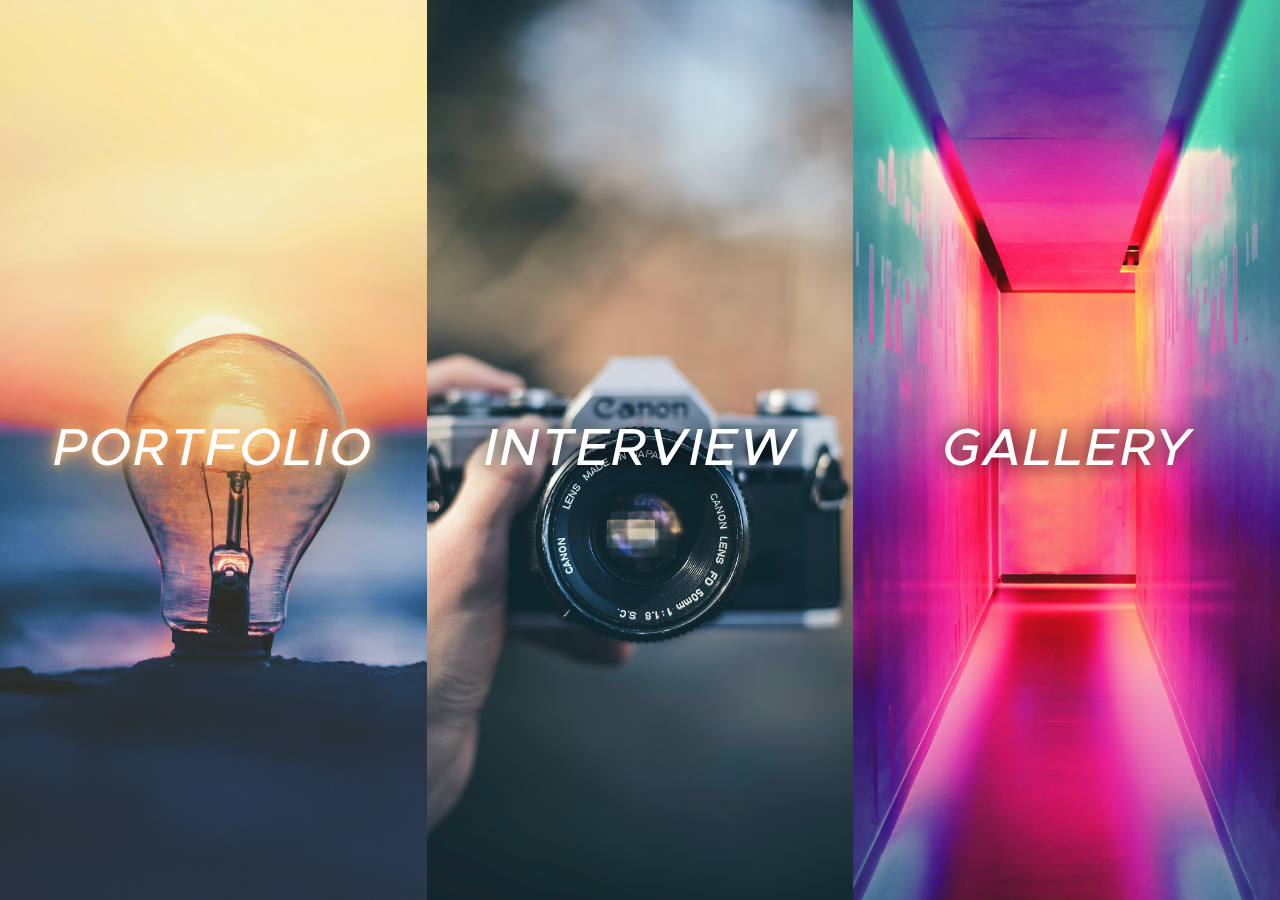
<file: index.html>
<!DOCTYPE html>
<html lang="ko">
<head>
  <meta charset="UTF-8">
  <meta http-equiv="X-UA-Compatible" content="IE=edge">
  <meta name="viewport" content="width=device-width, initial-scale=1.0">
  <link rel="stylesheet" href="./css/reset.css">
  <link rel="stylesheet" href="./css/font.css">
  <link rel="stylesheet" href="./css/main.css">
  <link rel="stylesheet" href="./css/content.css">
  <link rel="stylesheet" href="./css/responsive.css">
  <title>Landing Page</title>
</head>
<body>
  <div class="wrap-all">
    <div class="menu-wrap">
      <section class="menu menu-1">
        <div class="menu-frame">
          <h2 class="menu-title">PORTFOLIO</h2>
        </div>
      </section>
      <section class="menu menu-2">
        <div class="menu-frame">
          <h2 class="menu-title">INTERVIEW</h2>
        </div>
      </section>
      <section class="menu menu-3">
        <div class="menu-frame">
          <h2 class="menu-title">GALLERY</h2>
        </div>
      </section>
    </div>

    <div class="content-wrap">
      <section class="content">
        <div class="con-border">
          <div class="con-top">
            <h2 class="con-title pf-title">PORTFOLIO</h2>
            <button class="back-btn" type="button">BACK</button>
          </div>
          <div class="con-btm">
            <div class="slider">

              <article class="slider-item pf-item">
                <div class="pf-left">
                  <div class="pf-thumbnail">
                    <h3>LANDING PAGE</h3>
                    <a href="index.html"><img src="./portfolio/pf_assets/landing_assets/img/main-page.jpg" alt="pf_1 image"></a>
                    <p>▲ 이미지 클릭시 페이지 이동</p>
                  </div>
                  <div class="pf-sum">
                    <h4>SUMMARY</h4>
                    <p>
                      대부분의 현시대 웹은 오로지 웹 표준 단 하나만을 고수하며 사용자로 하여금
                      아무런 인상과 감정도 느낄수없게 제작되고 있습니다. 그리하여 저의 첫 작품은
                      훗날 사용자에게 편리성은 물론 즐거움까지 선사하는 웹 개발자가 되고자 부족한
                      실력이지만 상황에 필요한 기술을 배워가며 기획하고 제작하였습니다.
                    </p>
                    <p>P.S. 컨셉 태그 세로드립.</p>
                  </div>
                </div>
                <div class="pf-right"> 
                  <div class="pf-concept">
                    <h4>CONCEPT</h4>
                    <p>#Dynamic</p>
                    <p>#Interactive</p>
                    <p>#Entertainment</p>
                  </div>
                  <div class="pf-structure">
                    <h4>STRUCTURE</h4>
                    <img src="./portfolio/pf_assets/landing_assets/img/landing-structure.png" alt="structure-image">
                  </div>
                  <div class="pf-document">
                    <h4>DOCUMENT</h4>
                    <a href="./portfolio/pf_assets/landing_assets/pdf/pf1_code-design.pdf" target="blank"><img src="./img/pdf-icon.png" alt="pdf-image"></a>
                  </div>
                </div>
              </article>


              <article class="slider-item pf-item">
                <div class="pf-left">
                  <div class="pf-thumbnail">
                    <h3>ELPIS JEWELRY</h3>
                    <a href="./portfolio/pf_elpis/index.html"><img src="./portfolio/pf_assets/elpis_assets/elpis.png" alt="pf_2 image"></a>
                    <p>▲ 이미지 클릭시 페이지 이동</p>
                  </div>
                  <div class="pf-sum">
                    <h4>SUMMARY</h4>
                    <p>
                      웹개발 시장에 수요가 상당히 높은 React.js 로 진행된 프로젝트입니다.
                      일반 html 과는 다르게 React 프레임워크의 짜여진 틀 안에서 작업을 진행하여
                      상당한 진입장벽을 느꼈지만 후반부에 들어 component의 활용이 익숙해지며
                      왜 React가 유지보수에 강점을 가지는지 이해하게 되었습니다.
                    </p>
                  </div>
                </div>
                <div class="pf-right"> 
                  <div class="pf-concept">
                    <h4>CONCEPT</h4>
                    <p>#Modern</p>
                    <p>#Luxurious</p>
                  </div>
                  <div class="pf-structure">
                    <h4>STRUCTURE</h4>
                    <img src="./portfolio/pf_assets/elpis_assets/elpis-structure.png" alt="structure-image">
                  </div>
                  <div class="pf-document">
                    <h4>DOCUMENT</h4>
                    <a href="./portfolio/pf_assets/landing_assets/pdf/pf1_code-design.pdf" target="blank"><img src="./img/pdf-icon.png" alt="pdf-image"></a>
                  </div>
                </div>
              </article>


              <article class="slider-item pf-item">
                <div class="pf-left">
                  <div class="pf-thumbnail">
                    <h3>PLANETARIUM</h3>
                    <a href="./portfolio/pf_planetarium/index.html"><img src="./portfolio/pf_assets/planetarium_assets/planetarium.png" alt="pf_1 image"></a>
                    <p>▲ 이미지 클릭시 페이지 이동</p>
                  </div>
                  <div class="pf-sum">
                    <h4>SUMMARY</h4>
                    <p>
                      웹상에 다양한 재미 요소를 주기위해 THREE.js 를 학습하여
                      상호작용할수있는 3D 모델을 웹 페이지에 랜더링하였습니다.
                    </p>
                  </div>
                </div>
                <div class="pf-right"> 
                  <div class="pf-concept">
                    <h4>CONCEPT</h4>
                    <p>#Web 3D</p>
                    <p>#Interactive</p>
                    <p>#Entertainment</p>
                  </div>
                  <div class="pf-structure">
                    <h4>STRUCTURE</h4>
                    <img src="./portfolio/pf_assets/planetarium_assets/planetarium-structure.png" alt="structure-image">
                  </div>
                  <div class="pf-document">
                    <h4>DOCUMENT</h4>
                    <a href="./portfolio/pf_assets/planetarium_assets/planetarium-design.pdf" target="blank"><img src="./img/pdf-icon.png" alt="pdf-image"></a>
                  </div>
                </div>
              </article>

            </div>
            <div class="slider-control">
              <button class="slider-button prev-btn"><img src="./img/left-arrow.png" alt="Left"></button>
              <div class="slider-counter"></div>
              <button class="slider-button next-btn"><img src="./img/right-arrow.png" alt="Right"></button>
            </div>
          </div>
        </div>
      </section>

      <section class="content">
        <div class="con-border">
          <div class="con-top">
            <h2 class="con-title int-title">INTERVIEW</h2>
            <button class="back-btn" type="button">BACK</button>
          </div>
          <div class="con-btm">
            <div class="monitor">
              <canvas id="canvas"></canvas>
            </div>
            <div class="user-box"></div>
          </div>
        </div>
      </section>

      <section class="content">
        <div class="con-border">
          <div class="con-top">
            <h2 class="con-title gal-title">GALLERY</h2>
            <button class="back-btn" type="button">BACK</button>
          </div>
          <div class="con-btm">
            <div class="slider">
              <article class="slider-item gal-item"><img src="./img/gallery/primo.jpg" alt="primo"></article>
              <article class="slider-item gal-item"><iframe class="youtube" width="560" height="315" src="https://www.youtube.com/embed/qW8akKRYYfU" title="YouTube video player" frameborder="0" allow="accelerometer; autoplay; clipboard-write; encrypted-media; gyroscope; picture-in-picture" allowfullscreen></iframe></article>
              <article class="slider-item gal-item"><iframe class="youtube" width="560" height="315" src="https://www.youtube.com/embed/FR48bf668Fc" title="YouTube video player" frameborder="0" allow="accelerometer; autoplay; clipboard-write; encrypted-media; gyroscope; picture-in-picture" allowfullscreen></iframe></article>
            </div>

            <div class="slider-control">
              <button class="slider-button prev-btn"><img src="./img/left-arrow.png" alt="Left"></button>
              <div class="slider-counter"></div>
              <button class="slider-button next-btn"><img src="./img/right-arrow.png" alt="Right"></button>
            </div>
          </div>
        </div>
      </section>
    </div>
  </div>



  <script type="text/javascript" src="./javaScript/main.js"></script>
  <script type="text/javascript" src="./javaScript/content.js"></script>
</body>
</html>
</file>
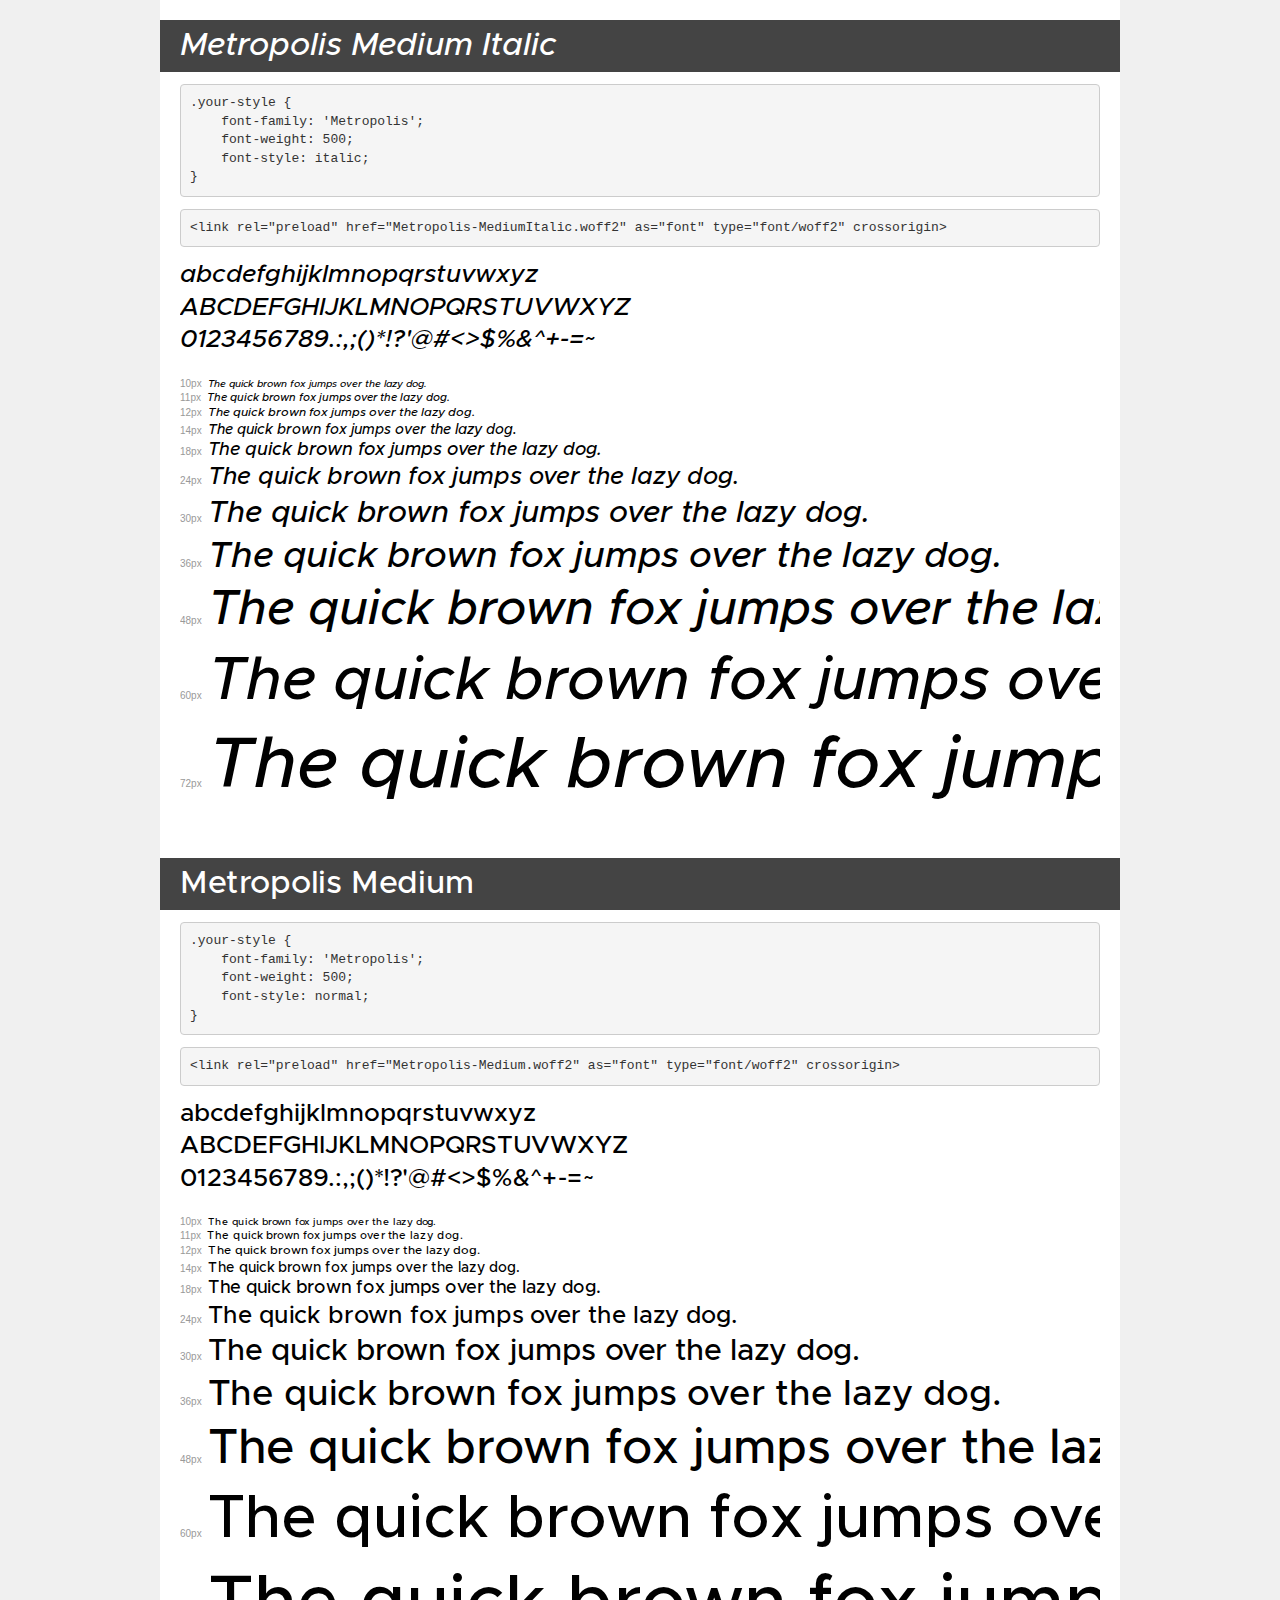
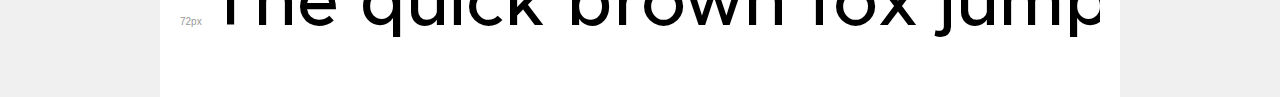
<file: font/Metropolis/demo.html>
<!DOCTYPE html>
<html lang="en">
<head>
    <meta charset="utf-8">
    <meta http-equiv="X-UA-Compatible" content="IE=edge">
    <meta name="viewport" content="width=device-width, initial-scale=1">
    <meta name="robots" content="noindex, noarchive">
    <meta name="format-detection" content="telephone=no">
    <title>Transfonter demo</title>
    <link href="stylesheet.css" rel="stylesheet">
    <style>
        /*
        http://meyerweb.com/eric/tools/css/reset/
        v2.0 | 20110126
        License: none (public domain)
        */
        html, body, div, span, applet, object, iframe,
        h1, h2, h3, h4, h5, h6, p, blockquote, pre,
        a, abbr, acronym, address, big, cite, code,
        del, dfn, em, img, ins, kbd, q, s, samp,
        small, strike, strong, sub, sup, tt, var,
        b, u, i, center,
        dl, dt, dd, ol, ul, li,
        fieldset, form, label, legend,
        table, caption, tbody, tfoot, thead, tr, th, td,
        article, aside, canvas, details, embed,
        figure, figcaption, footer, header, hgroup,
        menu, nav, output, ruby, section, summary,
        time, mark, audio, video {
            margin: 0;
            padding: 0;
            border: 0;
            font-size: 100%;
            font: inherit;
            vertical-align: baseline;
        }
        /* HTML5 display-role reset for older browsers */
        article, aside, details, figcaption, figure,
        footer, header, hgroup, menu, nav, section {
            display: block;
        }
        body {
            line-height: 1;
        }
        ol, ul {
            list-style: none;
        }
        blockquote, q {
            quotes: none;
        }
        blockquote:before, blockquote:after,
        q:before, q:after {
            content: '';
            content: none;
        }
        table {
            border-collapse: collapse;
            border-spacing: 0;
        }
        /* demo styles */
        body {
            background: #f0f0f0;
            color: #000;
        }
        .page {
            background: #fff;
            width: 920px;
            margin: 0 auto;
            padding: 20px 20px 0 20px;
            overflow: hidden;
        }
        .font-container {
            overflow-x: auto;
            overflow-y: hidden;
            margin-bottom: 40px;
            line-height: 1.3;
            white-space: nowrap;
            padding-bottom: 5px;
        }
        h1 {
            position: relative;
            background: #444;
            font-size: 32px;
            color: #fff;
            padding: 10px 20px;
            margin: 0 -20px 12px -20px;
        }
        .letters {
            font-size: 25px;
            margin-bottom: 20px;
        }
        .s10:before {
            content: '10px';
        }
        .s11:before {
            content: '11px';
        }
        .s12:before {
            content: '12px';
        }
        .s14:before {
            content: '14px';
        }
        .s18:before {
            content: '18px';
        }
        .s24:before {
            content: '24px';
        }
        .s30:before {
            content: '30px';
        }
        .s36:before {
            content: '36px';
        }
        .s48:before {
            content: '48px';
        }
        .s60:before {
            content: '60px';
        }
        .s72:before {
            content: '72px';
        }
        .s10:before, .s11:before, .s12:before, .s14:before,
        .s18:before, .s24:before, .s30:before, .s36:before,
        .s48:before, .s60:before, .s72:before {
            font-family: Arial, sans-serif;
            font-size: 10px;
            font-weight: normal;
            font-style: normal;
            color: #999;
            padding-right: 6px;
        }
        pre {
            display: block;
            padding: 9px;
            margin: 0 0 12px;
            font-family: Monaco, Menlo, Consolas, "Courier New", monospace;
            font-size: 13px;
            line-height: 1.428571429;
            color: #333;
            font-weight: normal;
            font-style: normal;
            background-color: #f5f5f5;
            border: 1px solid #ccc;
            overflow-x: auto;
            border-radius: 4px;
        }
        /* responsive */
        @media (max-width: 959px) {
            .page {
                width: auto;
                margin: 0;
            }
        }
    </style>
</head>
<body>
<div class="page">
    <div class="demo">
        <h1 style="font-family: 'Metropolis'; font-weight: 500; font-style: italic;">Metropolis Medium Italic</h1>
        <pre title="Usage">.your-style {
    font-family: 'Metropolis';
    font-weight: 500;
    font-style: italic;
}</pre>
        <pre title="Preload (optional)">
&lt;link rel=&quot;preload&quot; href=&quot;Metropolis-MediumItalic.woff2&quot; as=&quot;font&quot; type=&quot;font/woff2&quot; crossorigin&gt;</pre>
        <div class="font-container" style="font-family: 'Metropolis'; font-weight: 500; font-style: italic;">
            <p class="letters">
                abcdefghijklmnopqrstuvwxyz<br>
ABCDEFGHIJKLMNOPQRSTUVWXYZ<br>
                0123456789.:,;()*!?'@#&lt;&gt;$%&^+-=~
            </p>
            <p class="s10" style="font-size: 10px;">The quick brown fox jumps over the lazy dog.</p>
            <p class="s11" style="font-size: 11px;">The quick brown fox jumps over the lazy dog.</p>
            <p class="s12" style="font-size: 12px;">The quick brown fox jumps over the lazy dog.</p>
            <p class="s14" style="font-size: 14px;">The quick brown fox jumps over the lazy dog.</p>
            <p class="s18" style="font-size: 18px;">The quick brown fox jumps over the lazy dog.</p>
            <p class="s24" style="font-size: 24px;">The quick brown fox jumps over the lazy dog.</p>
            <p class="s30" style="font-size: 30px;">The quick brown fox jumps over the lazy dog.</p>
            <p class="s36" style="font-size: 36px;">The quick brown fox jumps over the lazy dog.</p>
            <p class="s48" style="font-size: 48px;">The quick brown fox jumps over the lazy dog.</p>
            <p class="s60" style="font-size: 60px;">The quick brown fox jumps over the lazy dog.</p>
            <p class="s72" style="font-size: 72px;">The quick brown fox jumps over the lazy dog.</p>
        </div>
    </div>

    <div class="demo">
        <h1 style="font-family: 'Metropolis'; font-weight: 500; font-style: normal;">Metropolis Medium</h1>
        <pre title="Usage">.your-style {
    font-family: 'Metropolis';
    font-weight: 500;
    font-style: normal;
}</pre>
        <pre title="Preload (optional)">
&lt;link rel=&quot;preload&quot; href=&quot;Metropolis-Medium.woff2&quot; as=&quot;font&quot; type=&quot;font/woff2&quot; crossorigin&gt;</pre>
        <div class="font-container" style="font-family: 'Metropolis'; font-weight: 500; font-style: normal;">
            <p class="letters">
                abcdefghijklmnopqrstuvwxyz<br>
ABCDEFGHIJKLMNOPQRSTUVWXYZ<br>
                0123456789.:,;()*!?'@#&lt;&gt;$%&^+-=~
            </p>
            <p class="s10" style="font-size: 10px;">The quick brown fox jumps over the lazy dog.</p>
            <p class="s11" style="font-size: 11px;">The quick brown fox jumps over the lazy dog.</p>
            <p class="s12" style="font-size: 12px;">The quick brown fox jumps over the lazy dog.</p>
            <p class="s14" style="font-size: 14px;">The quick brown fox jumps over the lazy dog.</p>
            <p class="s18" style="font-size: 18px;">The quick brown fox jumps over the lazy dog.</p>
            <p class="s24" style="font-size: 24px;">The quick brown fox jumps over the lazy dog.</p>
            <p class="s30" style="font-size: 30px;">The quick brown fox jumps over the lazy dog.</p>
            <p class="s36" style="font-size: 36px;">The quick brown fox jumps over the lazy dog.</p>
            <p class="s48" style="font-size: 48px;">The quick brown fox jumps over the lazy dog.</p>
            <p class="s60" style="font-size: 60px;">The quick brown fox jumps over the lazy dog.</p>
            <p class="s72" style="font-size: 72px;">The quick brown fox jumps over the lazy dog.</p>
        </div>
    </div>

</div>
</body>
</html>
</file>
<file: css/font.css>
@font-face {
  font-family: "MetroItalic";
  src:
    local("※"),
    url("../font/Metropolis/Metropolis-MediumItalic.woff2") format("woff2"),
    url("../font/Metropolis/Metropolis-MediumItalic.woff") format("woff");
}

@font-face {
  font-family: "Metropolis";
  src:
    local("※"),
    url("../font/Metropolis/Metropolis-Medium.woff2") format("woff2"),
    url("../font/Metropolis/Metropolis-Medium.woff") format("woff");
}

@font-face {
  font-family: "pixel";
  src:
    local("※"),
    url("../font/DungGeunMo/DungGeunMo.woff2") format("woff2"),
    url("../font/DungGeunMo/DungGeunMo.woff") format("woff");
}

@font-face {
  font-family: "Pretendard";
  src:
    local("※"),
    url("../font/pretendard/Pretendard-Regular.woff") format("woff2"),
    url("../font/pretendard/Pretendard-Regular.woff2") format("woff");
}
</file>
<file: css/main.css>
@charset "utf-8";

body {
  background-color: #e6e6e6;
}
.wrap-all {
  width: 100vw;
  height: 100vh;
  overflow: hidden;
}
.menu-wrap {
  width: 100%;
  height: 100%;
  display: flex;
}
.menu-1 {
  background: url("../img/portfolio.jpg");
}
.menu-2 {
  background: url("../img/interview.jpg");
}
.menu-3 {
  background: url("../img/gallery.jpg");
}
.menu {
  width: 100%;
  background-position: center;
  background-size: cover;
  flex: 1;
  display: flex;
  justify-content: center;
  align-items: center;
  overflow: hidden;
  position: relative;
}

.menu-frame {
  position: relative;
  width: 100%;
  height: 100%;
  display: flex;
  justify-content: center;
  align-items: center;
}

.menu-title {
  font-family: MetroItalic, sans-serif;
  line-height: 90px;
  font-size: 72px;
  letter-spacing: 2px;
  color: white;
  text-shadow: 0 0 20px black;
  transition: all 0.3s;
  z-index: 5;
  cursor: pointer;
}

.menu-1:hover .menu-title {
  text-shadow:
    0 0 10px #ffbb73,
    0 0 20px #ffbb73,
    0 0 40px #ffbb73,
    0 0 80px #ffbb73,
    0 0 120px #ffbb73,
    0 0 130px black;
}
.menu-2:hover .menu-title {
  text-shadow:
    0 0 10px #73b7ff,
    0 0 20px #73b7ff,
    0 0 40px #73b7ff,
    0 0 80px #73b7ff,
    0 0 120px #73b7ff,
    0 0 130px black;
}
.menu-3:hover .menu-title {
  text-shadow:
    0 0 10px #73ffbb,
    0 0 20px #73ffbb,
    0 0 40px #73ffbb,
    0 0 80px #73ffbb,
    0 0 120px #73ffbb,
    0 0 130px black;
}

/********   P A R T I C L E   *********/

.particle-container {
  position: absolute;
  width: 100%;
  height: 100%;
}

.particle {
  position: absolute;
  top: 0;
  border-radius: 50%;
  background: rgba(255, 234, 171, 0.4);
  box-shadow:
    0 0 10px rgba(255, 234, 171, 1),
    0 0 20px rgba(255, 234, 171, 1),
    0 0 40px rgba(255, 234, 171, 1),
    0 0 60px rgba(255, 234, 171, 1),
    0 0 0 3px rgba(255, 234, 171, 0.1);
  animation: animate-particle 5s ease-in-out infinite;
}

@keyframes animate-particle {
  0% {
    transform: translateY(calc(100vh + 200px));
  }

  100% {
    transform: translateY(-200px);
  }
}

.particle:nth-child(5n + 1) {
  animation: particle-1 5s ease-in-out infinite;
}
.particle:nth-child(5n + 2) {
  animation: particle-2 5s ease-in-out infinite;
}
.particle:nth-child(5n + 3) {
  animation: particle-3 5s ease-in-out infinite;
}
.particle:nth-child(5n + 4) {
  animation: particle-4 5s ease-in-out infinite;
}
.particle:nth-child(5n + 5) {
  animation: particle-5 5s ease-in-out infinite;
}

@keyframes particle-1 {
  0% {
    opacity: 0;
    transform: translateY(calc(100vh + 200px));
  }
  10%,
  20% {
    opacity: 1;
  }
  30% {
    opacity: 0;
  }
  30%,
  40% {
    opacity: 1;
  }
  50% {
    opacity: 0;
  }
  60%,
  70% {
    opacity: 1;
  }
  80% {
    opacity: 0;
  }
  100% {
    opacity: 1;
    transform: translateY(-200px) translateX(100px);
  }
}

@keyframes particle-2 {
  0% {
    transform: translateY(calc(100vh + 200px));
  }
  20% {
    opacity: 0;
  }
  30%,
  40% {
    opacity: 1;
  }
  50% {
    opacity: 0;
  }
  60% {
    opacity: 1;
  }
  100% {
    transform: translateY(-200px) translateX(-100px);
  }
}

@keyframes particle-3 {
  0% {
    opacity: 0;
    transform: translateY(calc(100vh + 200px));
  }
  10% {
    opacity: 1;
  }
  20% {
    opacity: 0;
  }
  30%,
  60% {
    opacity: 1;
  }
  70% {
    opacity: 0;
  }
  80%,
  100% {
    opacity: 1;
    transform: translateY(-200px) translateX(200px);
  }
}

@keyframes particle-4 {
  0% {
    transform: translateY(calc(100vh + 200px));
  }
  30% {
    opacity: 0;
  }
  40% {
    opacity: 1;
  }
  100% {
    transform: translateY(-200px) translateX(300px);
  }
}

@keyframes particle-5 {
  0% {
    transform: translateY(calc(100vh + 200px));
  }
  20% {
    opacity: 0;
  }
  30% {
    opacity: 1;
  }
  40% {
    opacity: 0;
  }
  50% {
    opacity: 1;
  }
  100% {
    transform: translateY(-200px) translateX(400px);
  }
}

/******      I N T E R V I E W      ******/

.shutter {
  position: absolute;
  width: 100%;
  height: 100%;
  background: #e6e6e6;
  animation: animation-shutter 0.3s ease-in-out;
}

@keyframes animation-shutter {
  0% {
    opacity: 0;
  }
  100% {
    opacity: 1;
  }
}

.picture {
  position: absolute;
  width: 100%;
  height: 100%;
  background: url("../img/hope.jpg");
  background-size: cover;
  background-position: center 20%;
  animation: animation-picture 0.5s ease-in-out;
  display: none;
}

@keyframes animation-picture {
  0% {
    opacity: 0;
  }
  100% {
    opacity: 1;
  }
}

/******       G A L L E R Y      ******/

.rain-container {
  position: absolute;
  width: 100%;
  height: 100%;
}

.rain-drop {
  position: absolute;
  top: 0;
  height: 150px;
  background: linear-gradient(transparent, #fff);
  border-bottom-left-radius: 5px;
  border-bottom-right-radius: 5px;
  filter: blur(2px);
  animation: animate-rain 5s linear infinite;
}

.rain-drop:nth-child(3n + 1) {
  background: linear-gradient(transparent, #fbf46d, #b4fe98, #77e4d4);
}
.rain-drop:nth-child(3n + 2) {
  background: linear-gradient(transparent, #b4fe98, #77e4d4, #fbf46d);
}
.rain-drop:nth-child(3n + 3) {
  background: linear-gradient(transparent, #77e4d4, #fbf46d, #b4fe98);
}

@keyframes animate-rain {
  0% {
    transform: translateY(-200px);
  }
  100% {
    transform: translateY(calc(100vh + 200px));
  }
}

.menu-hover {
  font-size: 82px;
}

.menu-click {
  font-size: 180px;
  transition: 1.7s ease-in-out;
}

.expand {
  flex: 100%;
  transition: 1s ease-in-out;
  background-repeat: no-repeat;
}

.fade-out {
  animation: fadeOut ease 1.5s;
  -webkit-animation: fadeOut ease 1.5s;
  -moz-animation: fadeOut ease 1.5s;
  -o-animation: fadeOut ease 1.5s;
  -ms-animation: fadeOut ease 1.5s;
}
@keyframes fadeOut {
  0% {
    opacity: 1;
  }
  100% {
    opacity: 0;
  }
}

@-moz-keyframes fadeOut {
  0% {
    opacity: 1;
  }
  100% {
    opacity: 0;
  }
}

@-webkit-keyframes fadeOut {
  0% {
    opacity: 1;
  }
  100% {
    opacity: 0;
  }
}

@-o-keyframes fadeOut {
  0% {
    opacity: 1;
  }
  100% {
    opacity: 0;
  }
}

@-ms-keyframes fadeOut {
  0% {
    opacity: 1;
  }
  100% {
    opacity: 0;
  }
}
</file>
<file: css/content.css>
@charset "utf-8";

/************************     C O N T E N T  S E C T I O N     ************************/

.content-wrap {
  width: 100%;
  height: 100%;
}

.content {
  width: 100%;
  height: 100%;
  display: none;
  justify-content: center;
  align-items: center;
  background-image: url("../img/main-page-blur.jpg");
  background-size: cover;
}

.con-border {
  width: 1200px;
  height: 90%;
}

/************************     C O N T E N T  T O P     ************************/

.con-top {
  width: 100%;
  height: 70px;
  display: flex;
  justify-content: space-between;
  align-items: center;
}

.con-title {
  font-family: Metropolis, sans-serif;
  font-size: 72px;
  color: white;
}

.back-btn {
  position: relative;
  font-family: Metropolis, sans-serif;
  font-size: 32px;
  color: white;
  height: 50px;
  width: 130px;
  padding-top: 5px;
  border: none;
  border-radius: 30px;
  background: linear-gradient(to right, #fe03b4, #ee0202);
  overflow: hidden;
  cursor: pointer;
}

.back-btn:before {
  content: "";
  position: absolute;
  height: 100px;
  width: 30px;
  background: #f3f3f3;
  box-shadow: 0 0 10px #fff;
  filter: blur(1px);
  opacity: 0.9;
  top: -30px;
  transition: 0.5s;
  transform: rotate(-20deg) translateX(-60px);
}

.back-btn:hover:before {
  transform: rotate(-20deg) translate(140px, 70px);
}

/************************     C O N T E N T  B O T T O M     ************************/

.con-btm {
  width: 100%;
  height: 90%;
  position: relative;
  overflow: hidden;
}

/************************     P O R T F O L I O     ************************/

.pf-title {
  text-shadow:
    0 0 10px #ffd5a9,
    0 0 30px #ffd5a9,
    0 0 40px black;
}

.pf-item {
  font-family: "Metropolis", sans-serif;
  width: 100%;
  height: 100%;
  display: flex;
  justify-content: space-evenly;
}

.pf-left {
  width: 60%;
  height: 100%;
  display: flex;
  flex-direction: column;
  margin-top: 50px;
}

.pf-thumbnail > h3 {
  color: #202020;
  font-size: 44px;
  height: 10%;
}

.pf-thumbnail img {
  object-fit: contain;
  width: 100%;
  height: 90%;
}

.pf-thumbnail > p {
  font-family: "Pretendard", sans-serif;
  font-size: 16px;
  font-weight: bold;
}

.pf-sum {
  width: 100%;
  display: flex;
  flex-direction: column;
  margin-top: 60px;
}

.pf-sum > h4 {
  font-size: 34px;
  color: #202020;
}

.pf-sum > p {
  font-family: "Pretendard", sans-serif;
  font-size: 16.5px;
  line-height: 28px;
  margin-top: 10px;
  word-break: break-word;
}

.pf-right {
  width: 25%;
  height: 100%;
  display: flex;
  flex-direction: column;
  margin-top: 100px;
}

.pf-right h4 {
  font-size: 34px;
  font-weight: bold;
  letter-spacing: 1px;
  color: #202020;
  border-bottom: 3px solid #202020;
}

.pf-concept {
  height: 25%;
  display: flex;
  flex-direction: column;
  align-items: center;
}

.pf-concept > p {
  font-size: 24px;
  letter-spacing: 0.5px;
  color: #202020;
  margin-top: 15px;
}

.pf-structure {
  height: 25%;
  display: flex;
  flex-direction: column;
  align-items: center;
  margin-top: 10px;
}

.pf-structure > img {
  width: 300px;
  margin-top: 12px;
}

.pf-document {
  height: 25%;
  display: flex;
  flex-direction: column;
  align-items: center;
  margin-top: 10px;
}

.pf-document a > img {
  width: 86px;
  margin-top: 12px;
}

/**************************       I N T E R V I E W        **********************/

.int-title {
  text-shadow:
    0 0 10px #91c6ff,
    0 0 30px #91c6ff,
    0 0 40px black;
}

.monitor {
  position: relative;
  height: 74%;
  width: 100%;
  background: url("../img/myroom-gif.gif") no-repeat center top;
  background-size: 1200px 600px;
  display: flex;
  justify-content: center;
}

.character-box {
  width: 600px;
  height: 160px;
  background: url("../img/character-box.png") no-repeat;
  background-size: 100% 160px;
  display: flex;
  justify-content: center;
  align-items: center;
  flex-direction: column;
  margin-top: 50px;
  margin-left: 100px;
}

.character-text {
  font-family: pixel, sans-serif;
  font-size: 26px;
  font-weight: bold;
  position: relative;
  width: 95%;
  text-align: center;
  padding: 3px;
}

.character-text::before,
.character-text::after {
  content: "";
  position: absolute;
  top: 0;
  right: 0;
  bottom: 0;
  left: 0;
}

.character-text::before {
  background: #f0d9ff;
  animation: typewriter 1.5s ease forwards;
}

@keyframes typewriter {
  to {
    left: 100%;
  }
}

#canvas {
  position: absolute;
  top: 10%;
  left: 45%;
  z-index: 10;
}

.user-box {
  height: 25%;
  width: 100%;
  background: url("../img/user-box.png") no-repeat center center;
  background-size: 100% 196px;
  display: flex;
  flex-wrap: wrap;
  justify-content: space-evenly;
  align-items: center;
  margin-top: 5px;
}

.user-text {
  width: 15%;
  border: 15px solid black;
  border-image: url("../img/border-image.png") 33% round;
  font-family: pixel, sans-serif;
  font-size: 30px;
  font-weight: bold;
  cursor: pointer;
  text-align: center;
}

.user-text:hover {
  border-image: url("../img/border-image2.png") 33% round;
}

/**************************       G A L L E R Y        *************************/

.gal-title {
  text-shadow:
    0 0 10px #b4ffdb,
    0 0 30px #b4ffdb,
    0 0 40px black;
}

.gal-item {
  display: flex;
  justify-content: center;
  align-items: center;
}

.gal-item > img {
  object-fit: cover;
  width: 100%;
  height: 100%;
  pointer-events: none;
}

.youtube {
  width: 90%;
  height: 100%;
}

/**************************       S L I D E R        *************************/

.slider {
  height: 100%;
  display: flex;
  justify-content: center;
}

.slider-item {
  height: 100%;
}

.slider-control {
  display: none;
}

.slider-control img {
  width: 35px;
  height: 100px;
}

.next-btn,
.prev-btn {
  position: absolute;
  width: 55px;
  height: 100%;
  border: none;
  padding: 0;
  background-color: rgba(200, 200, 200, 0.2);
  top: 0;
}

.prev-btn {
  left: 0;
}

.next-btn {
  right: 0;
}

.slider-counter {
  position: absolute;
  top: 20px;
  left: 0;
  right: 0;
  margin: auto;
  width: 55px;
  height: 26px;
  font-size: 18px;
  border-radius: 25px;
  color: white;
  text-shadow: 0 0 5px black;
  background-color: rgba(100, 100, 100, 0.2);
  text-align: center;
  line-height: 23px;
}

.slider-in {
  animation: fadeIn ease 0.5s;
  -webkit-animation: fadeIn ease 0.5s;
  -moz-animation: fadeIn ease 0.5s;
  -o-animation: fadeIn ease 0.5s;
  -ms-animation: fadeIn ease 0.5s;
}
@keyframes fadeIn {
  0% {
    opacity: 1;
  }
  100% {
    opacity: 0;
  }
}

.slider-out {
  animation: fadeOut ease 0.5s;
  -webkit-animation: fadeOut ease 0.5s;
  -moz-animation: fadeOut ease 0.5s;
  -o-animation: fadeOut ease 0.5s;
  -ms-animation: fadeOut ease 0.5s;
}
@keyframes fadeOut {
  0% {
    opacity: 1;
  }
  100% {
    opacity: 0;
  }
}

.black-out {
  background: rgb(30, 30, 30);
}
.hide {
  display: none;
}
.show {
  display: block;
}
.flex {
  display: flex;
}

.fade-in {
  animation: fadeIn ease 1.5s;
  -webkit-animation: fadeIn ease 1.5s;
  -moz-animation: fadeIn ease 1.5s;
  -o-animation: fadeIn ease 1.5s;
  -ms-animation: fadeIn ease 1.5s;
}
@keyframes fadeIn {
  0% {
    opacity: 0;
  }
  100% {
    opacity: 1;
  }
}

@-moz-keyframes fadeIn {
  0% {
    opacity: 0;
  }
  100% {
    opacity: 1;
  }
}

@-webkit-keyframes fadeIn {
  0% {
    opacity: 0;
  }
  100% {
    opacity: 1;
  }
}

@-o-keyframes fadeIn {
  0% {
    opacity: 0;
  }
  100% {
    opacity: 1;
  }
}

@-ms-keyframes fadeIn {
  0% {
    opacity: 0;
  }
  100% {
    opacity: 1;
  }
}
</file>
<file: css/responsive.css>
@charset "utf-8";

@media (max-width: 1500px) {
    .menu-title {
        font-size: 62px;
    }
    .menu-hover {
        font-size: 72px
    }
}

@media (max-width: 1300px) {
    .menu-title {
        font-size: 52px;
    }
    .menu-hover {
        font-size: 62px
    }
}

@media (max-width: 1200px) {
    .con-border {
        width: 100%;
    }

    
    

    .content h3 {
        font-size: 42px;
    }

    .content h4 {
        font-size: 32px;
    }

    .pf-concept > p {
        font-size: 22px;
    }
}

@media (max-width: 1100px) {
    .menu-title {
        font-size: 62px;
    }

    .menu-hover {
        font-size: 72px;
    }

    .menu-wrap {
        flex-direction: column;
    }

    .menu-2 {
        background-position: center 62%;
    }

    .content h3 {
        font-size: 40px;
    }

    .content h4 {
        font-size: 30px;
    }

    .pf-concept > p {
        font-size: 20px;
    }

    .pf-sum > p {
        font-size: 17px;
    }
}

@media (max-width: 1000px) {
    .content h3 {
        font-size: 38px;
    }

    .content h4 {
        font-size: 28px;
    }

    .pf-concept > p {
        font-size: 20px;
    }

    .pf-sum > p {
        font-size: 17px;
    }

    .pf-structure > img {
        width: 250px;
    }
    
}

@media (max-width: 900px) {
    .content h3 {
        font-size: 38px;
    }

    .content h4 {
        font-size: 28px;
    }

    .pf-concept > p {
        font-size: 20px;
    }

    .pf-sum > p {
        font-size: 17px;
    }

    .pf-structure > img {
        width: 250px;
    }
    
}

@media (max-width: 800px) {
    .pf-item {
        flex-direction: column;
        align-items: center;
    }

    .pf-left {
        width: 90%;
        display: flex;
        flex-direction: column;
        align-items: center;
    }

    .pf-thumbnail {
        width: 70%;
    }

    .pf-sum {
        width: 100%;
        margin-top: 40px;
    }

    .pf-right {
        width: 90%;
        flex-direction: row;
        justify-content: space-between;
        margin-top: 30px;
    }

    .pf-structure {
        margin: 0;
    }

    .pf-document {
        margin: 0;
    }

    /*****  INTERVIEW  *****/

    .character-box {
        margin-left: 0;
    }

    .user-text {
        width: 20%;
    }
}

@media (max-width: 600px) {
    .con-border {
        width: 500px;
    }

    .con-title {
        font-size: 60px;
    }

    .pf-item h3 {
        font-size: 32px;
    }

    .pf-item h4 {
        font-size: 22px;
    }

    .pf-thumbnail {
        width: 80%;
    }

    .pf-concept > p {
        font-size: 17px;
    }

    .pf-structure > img {
        width: 200px;
    }




     /*****  INTERVIEW  *****/

    .user-text {
        width: 30%;
    }

    .character-text {
        font-size: 22px;
    }

}




















/**********************     M O B I L E     **********************/
/**********************     M O B I L E     **********************/
/**********************     M O B I L E     **********************/

@media (max-width: 500px) {

    .menu-title {
        font-size: 42px;
    }

    .menu-hover {
        font-size: 52px;
    }

    .con-border {
        height: 100%;
        width: 100%;
    }

    .con-title {
        font-size: 42px;
    }

    .con-top {
        justify-content: space-around;
    }

    .back-btn {
        height: 30px;
        width: 80px;
        font-size: 22px;
    }

    .pf-item h4 {
        font-size: 24px;
    }

    .pf-left {
        margin-top: 50px;
    }

    .pf-thumbnail {
        width: 90%;
    }

    .pf-thumbnail > h3 {        
        font-size: 28px;
    }

    .pf-thumbnail > p {
        font-size: 14px;
    }

    .pf-sum {
        margin-top: 30px;
    }

    .pf-sum > p {
        font-size: 17px;
        line-height: 24px;
    }

    .pf-right {
        height: 50%;
        flex-direction: column;
    }

    .pf-concept > p {
        font-size: 20px;
    }

    .pf-structure {
        margin-top: 30px;
    }
    
    .pf-structure > img {
        width: 300px;
    }

    .pf-document {
        margin-top: 30px;
    }


    /********************       I N T E R V I E W       ********************/

    .monitor {
        height: 400px;
        background-size: 800px 400px;
        background-position: 75% 0%;
    }

    #canvas {
        width: 150px;
        top: 17%;
        left: 30%;
    }

    .character-box {
        margin-top: 0;
        height: 150px;
        background-size: 100% 150px;
    }

    .character-text {
        font-size: 16px;
    }

    .user-box {
        background-size: 100% 100%;
    }

    .user-text {
        width: 27%;
        font-size: 22px;
    }


    /********* G A L L E R Y *********/

    .gal-item > img {
        object-fit: contain;
    }

    .youtube {
        height: 400px;
    }
    
}
















@media screen and (max-width: 1100px) and (max-height: 500px) and (orientation: landscape){
    .menu-title {
        font-size: 42px;
    }

    .menu-hover {
        font-size: 52px;
    }

    .menu-wrap {
        flex-direction: row;
    }

    .menu-2 {
        background-position: center 62%;
    }
}
</file>
<file: font/Metropolis/stylesheet.css>
@font-face {
    font-family: 'Metropolis';
    src: url('Metropolis-MediumItalic.woff2') format('woff2'),
        url('Metropolis-MediumItalic.woff') format('woff');
    font-weight: 500;
    font-style: italic;
    font-display: swap;
}

@font-face {
    font-family: 'Metropolis';
    src: url('Metropolis-Medium.woff2') format('woff2'),
        url('Metropolis-Medium.woff') format('woff');
    font-weight: 500;
    font-style: normal;
    font-display: swap;
}
</file>
